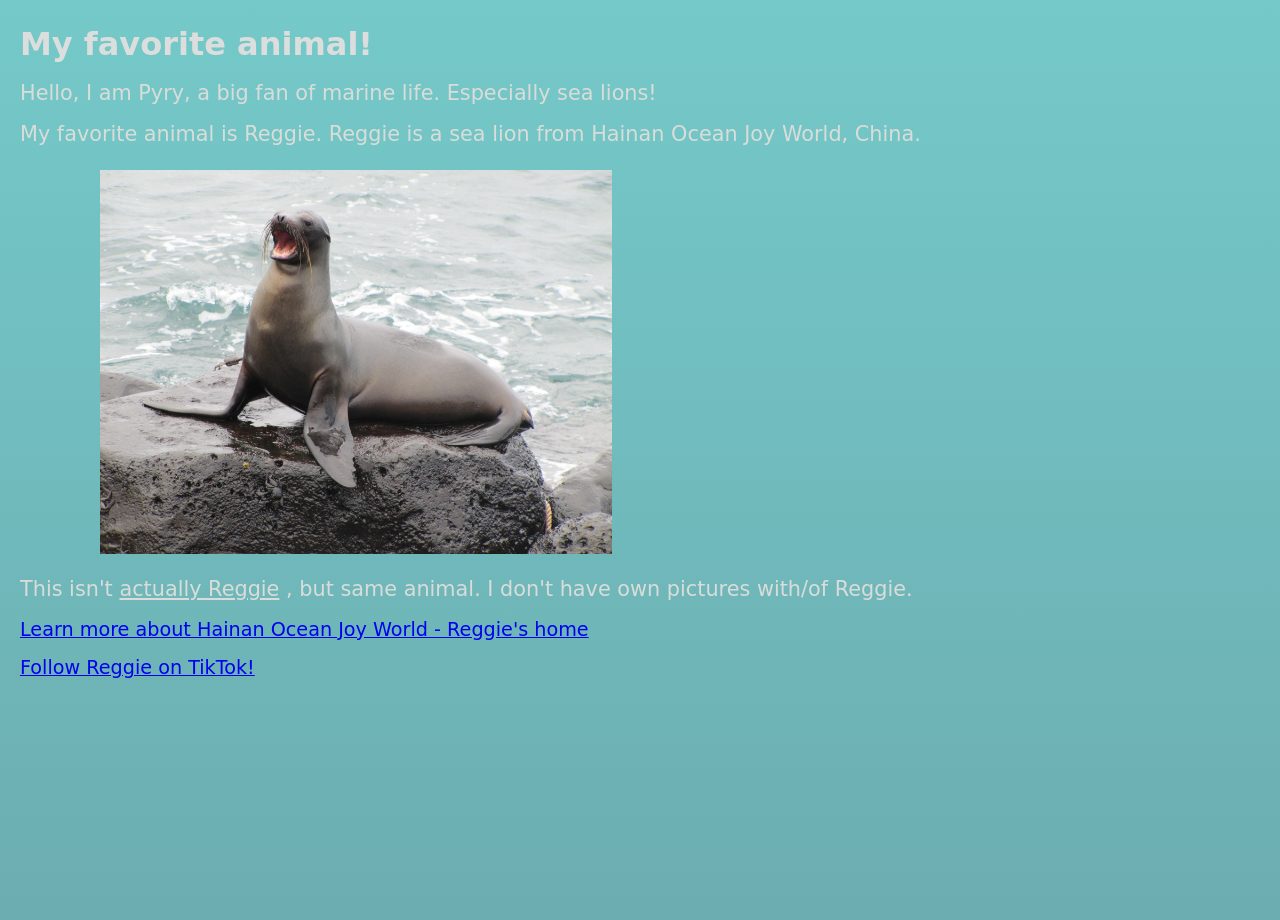
<file: Workshop1/index.html>
<!DOCTYPE html>
<html lang="en">
<head>
    <meta charset="UTF-8">
    <meta name="viewport" content="width=device-width, initial-scale=1.0">
    <title>My Favorite Animal</title>
    <link rel="stylesheet" href="styles/main.css" />
    <link
      rel="icon"
      type="image/x-icon"
      href="../Workshop1/img/icon.png"
    />
</head>
<body>
    <h1>My favorite animal!</h1>
    <p>Hello, I am Pyry, a big fan of marine life. Especially sea lions!</p>
    <p>My favorite animal is Reggie. Reggie is a sea lion from Hainan Ocean Joy World, China.</p>
    <img 
        src="../Workshop1/img/lion-of-the-sea.jpg"
        alt="Sealion on the rocks"
        class="img1"
    />
    <p>This isn't <u>actually Reggie</u> , but same animal. I don't have own pictures with/of Reggie.</p>
    <a href="https://en.wikipedia.org/wiki/Hainan_R%26F_Ocean_Paradise" target="_blank">Learn more about Hainan Ocean Joy World - Reggie's home</a>
    <a href="https://www.tiktok.com/@sealionreggie" target="_blank">Follow Reggie on TikTok!</a>
    <br>
</body>
</html>
</file>
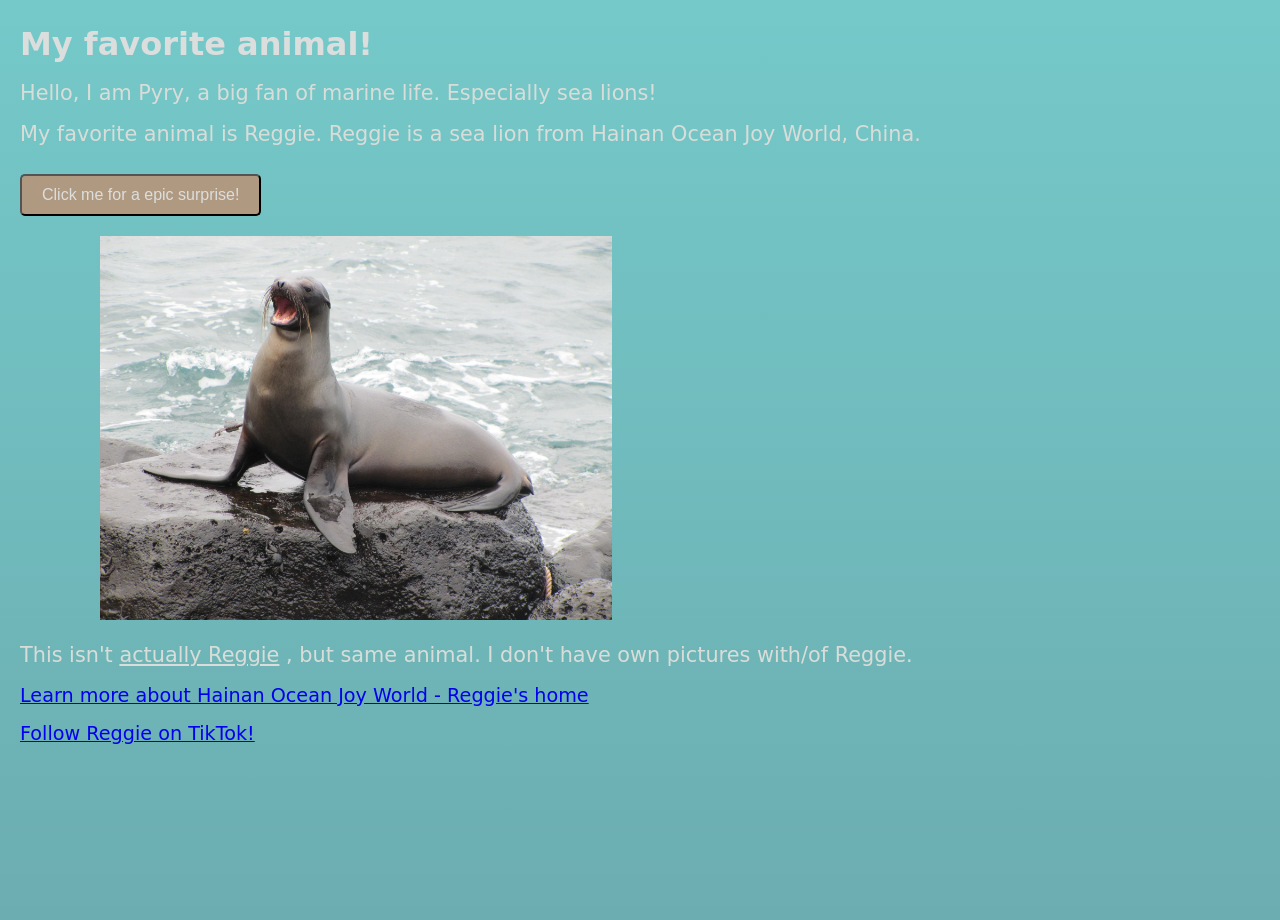
<file: Workshop2/index.html>
<!DOCTYPE html>
<html lang="en">
<head>
    <meta charset="UTF-8">
    <meta name="viewport" content="width=device-width, initial-scale=1.0">
    <title>My Favorite Animal</title>
    <link rel="stylesheet" href="styles/main.css" />
    <link
      rel="icon"
      type="image/x-icon"
      href="../Workshop2/img/icon.png"
    />
</head>
<body>
    <h1>My favorite animal!</h1>
    <p>Hello, I am Pyry, a big fan of marine life. Especially sea lions!</p>
    <p>My favorite animal is Reggie. Reggie is a sea lion from Hainan Ocean Joy World, China.</p>
    <br>
    <button onclick="clicked()">Click me for a epic surprise!</button>
    <img 
        src="../Workshop2/img/lion-of-the-sea.jpg"
        alt="Sealion on the rocks"
        class="img1"
    />
    <p>This isn't <u>actually Reggie</u> , but same animal. I don't have own pictures with/of Reggie.</p>
    <a href="https://en.wikipedia.org/wiki/Hainan_R%26F_Ocean_Paradise" target="_blank">Learn more about Hainan Ocean Joy World - Reggie's home</a>
    <a href="https://www.tiktok.com/@sealionreggie" target="_blank">Follow Reggie on TikTok!</a>
    <br>
    <script src="js/script.js" defer></script>
</body>
</html>
</file>
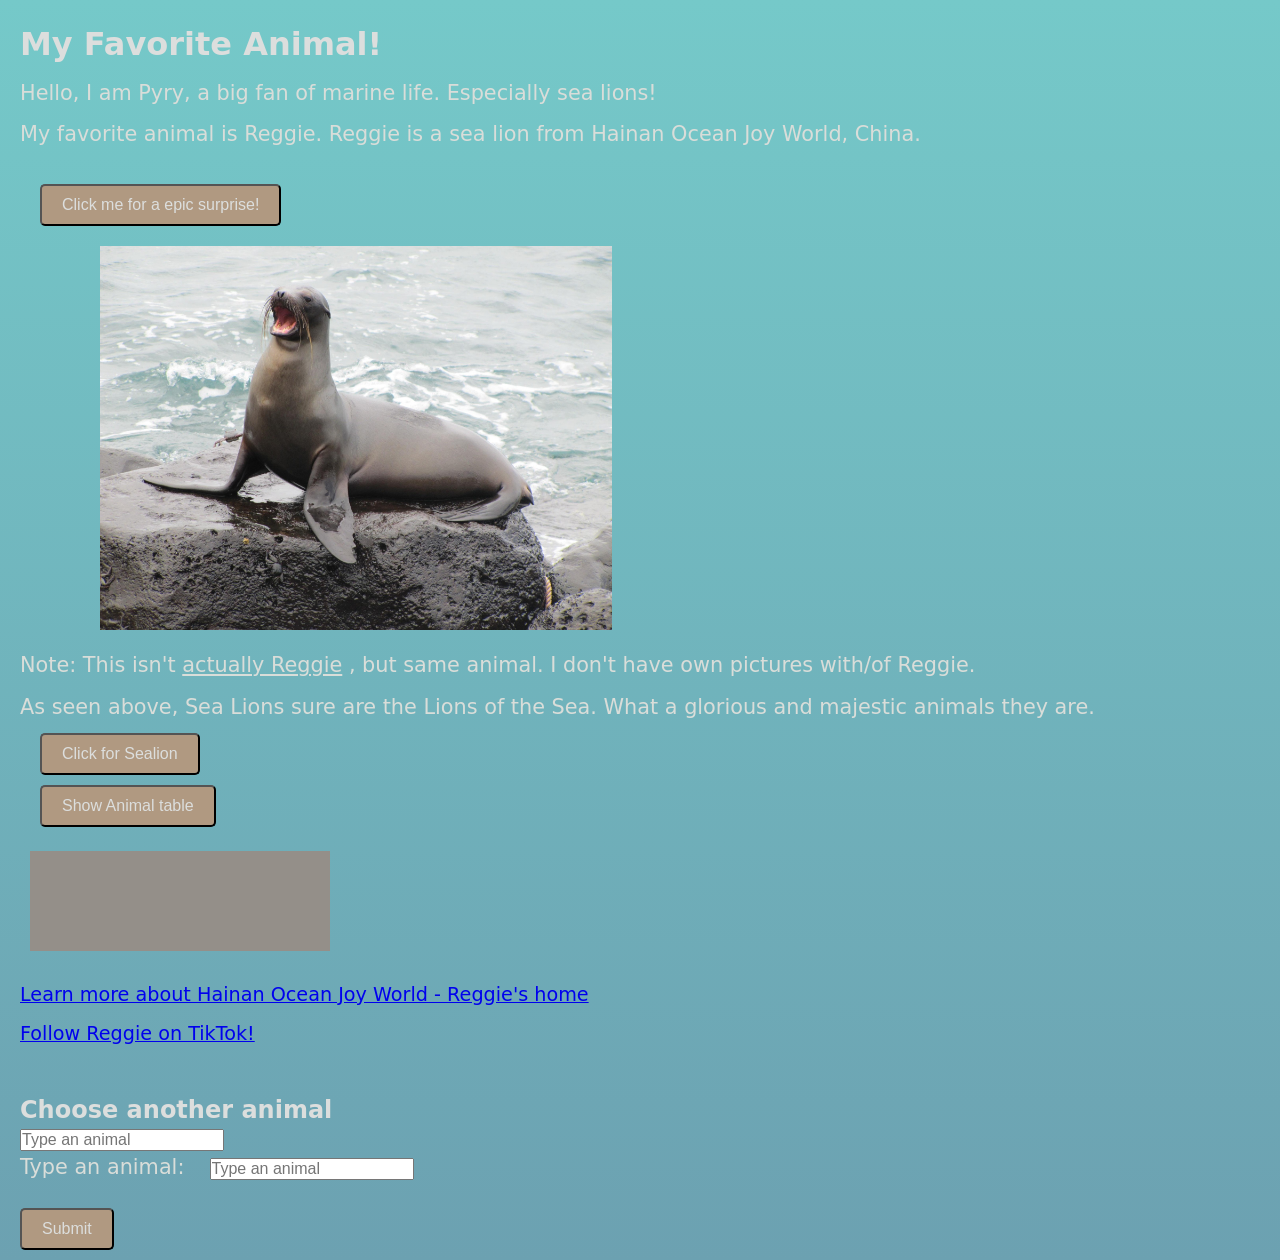
<file: Workshop3/index.html>
<!DOCTYPE html>
<html lang="en">
<head>
    <meta charset="UTF-8">
    <meta name="viewport" content="width=device-width, initial-scale=1.0">
    <title>My Favorite Animal</title>
    <link rel="stylesheet" href="styles/main.css" />
    <link
      rel="icon"
      type="image/x-icon"
      href="../Workshop3/img/icon.png"
    />
</head>
<body>
    <h1 id="animaltitle">My Favorite Animal!</h1>
    <!-- <h1>My favorite animal!</h1> -->
    <p>Hello, I am Pyry, a big fan of marine life. Especially sea lions!</p>
    <p>My favorite animal is Reggie. Reggie is a sea lion from Hainan Ocean Joy World, China.</p>
    <br>
    <p><button onclick="clicked()">Click me for a epic surprise!</button></p>
    <img 
        src="../Workshop3/img/lion-of-the-sea.jpg"
        alt="Sealion on the rocks"
        class="img1"
    />
    <p>Note: This isn't <u>actually Reggie</u> , but same animal. I don't have own pictures with/of Reggie.</p>
    <p>As seen above, Sea Lions sure are the Lions of the Sea. What a glorious and majestic animals they are.</p>
    <p><button id="button1"> Click for Sealion</button></p>
    <p><button id="tablebutton">Show Animal table</button></p>
    <div id="tableContainer"></div>
    <br>
    <div class="mousetrap" id="mousetrap"></div>
    <br>
    <br>
    <br>
    <br>
    <br>
    <a href="https://en.wikipedia.org/wiki/Hainan_R%26F_Ocean_Paradise" target="_blank">Learn more about Hainan Ocean Joy World - Reggie's home</a>
    <a href="https://www.tiktok.com/@sealionreggie" target="_blank">Follow Reggie on TikTok!</a>
    <br>
    <h2>Choose another animal</h2>
        <input id="animalinput" type="text" placeholder="Type an animal">

        <form id="animalform">
            <label for="animalInput">Type an animal:</label>
            <input type="animalinput" type="text" placeholder="Type an animal">
            <br>
            <br>
            <button type="submit">Submit</button>
        </form>
        <p id="animaloutput"></p>
    <script src="js/script.js" defer></script>
    <script src="js/animal-script.js" defer></script>
</body>
</html>
</file>
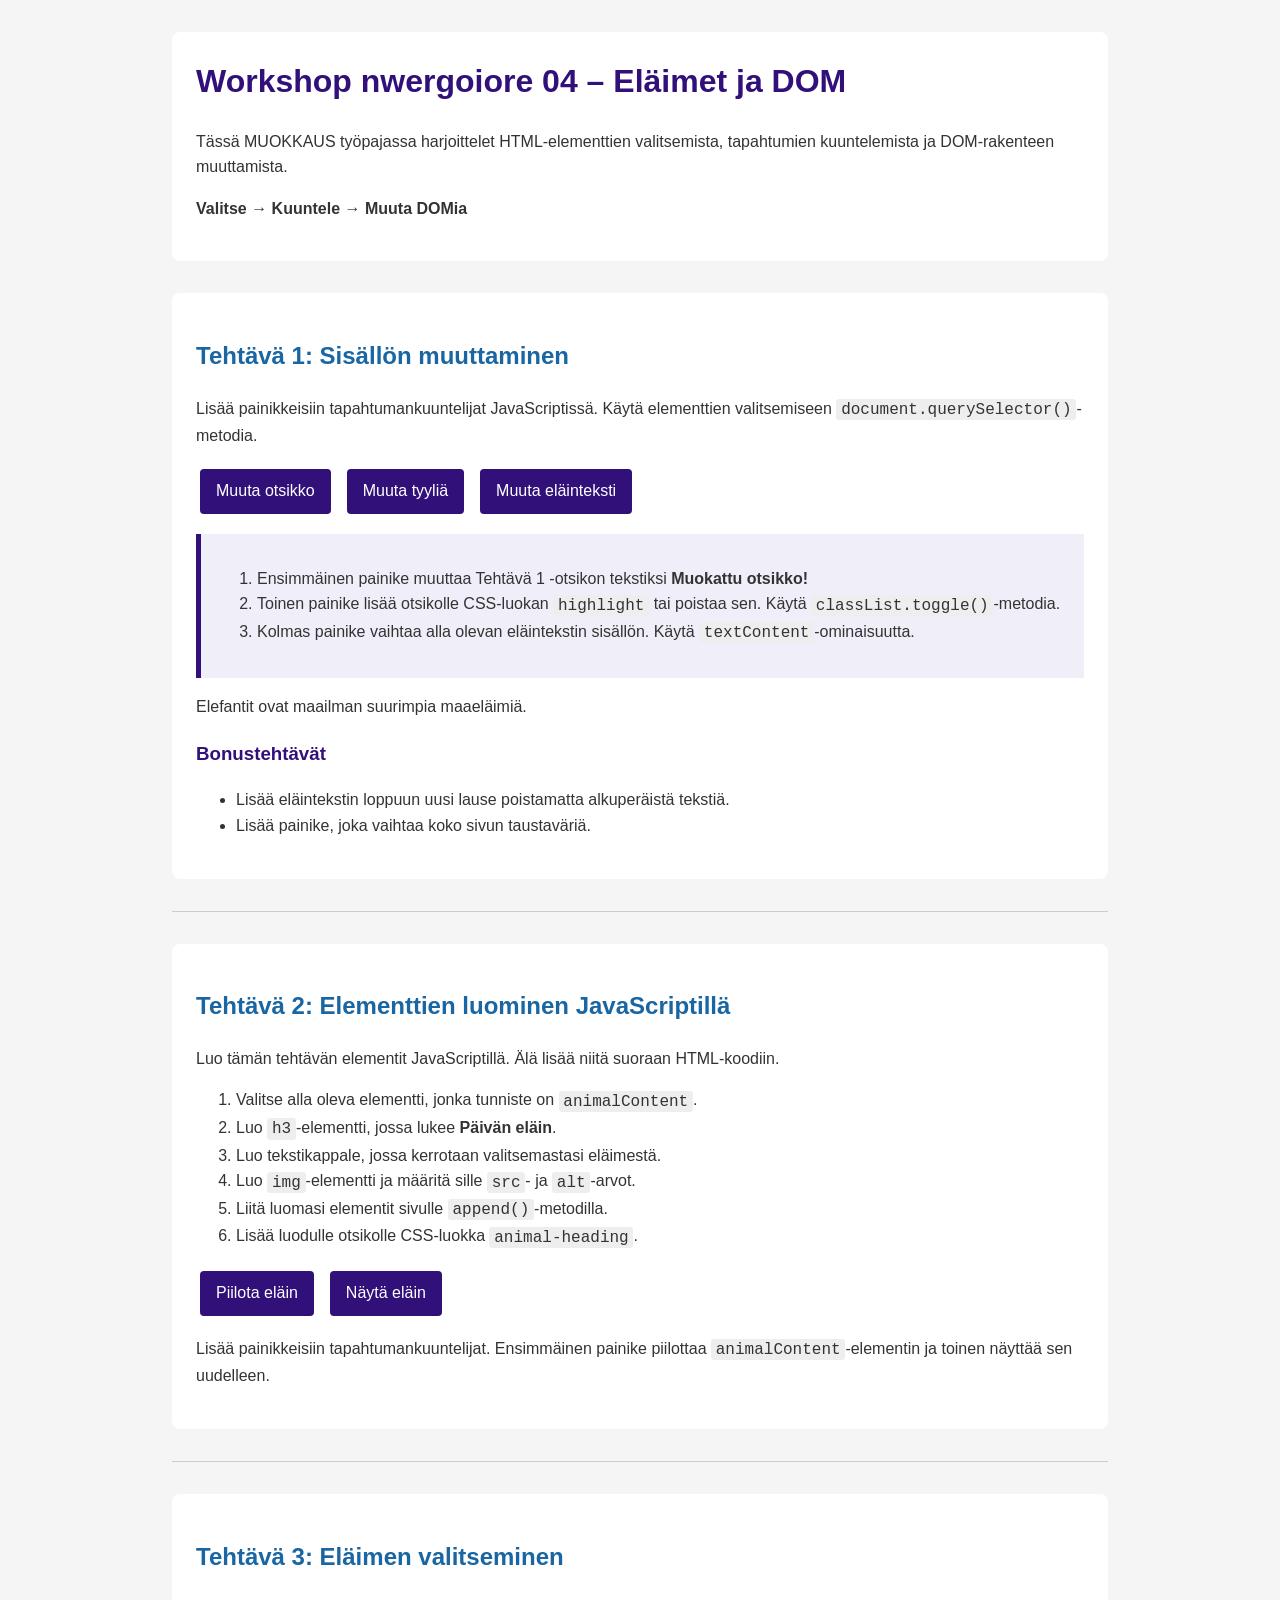
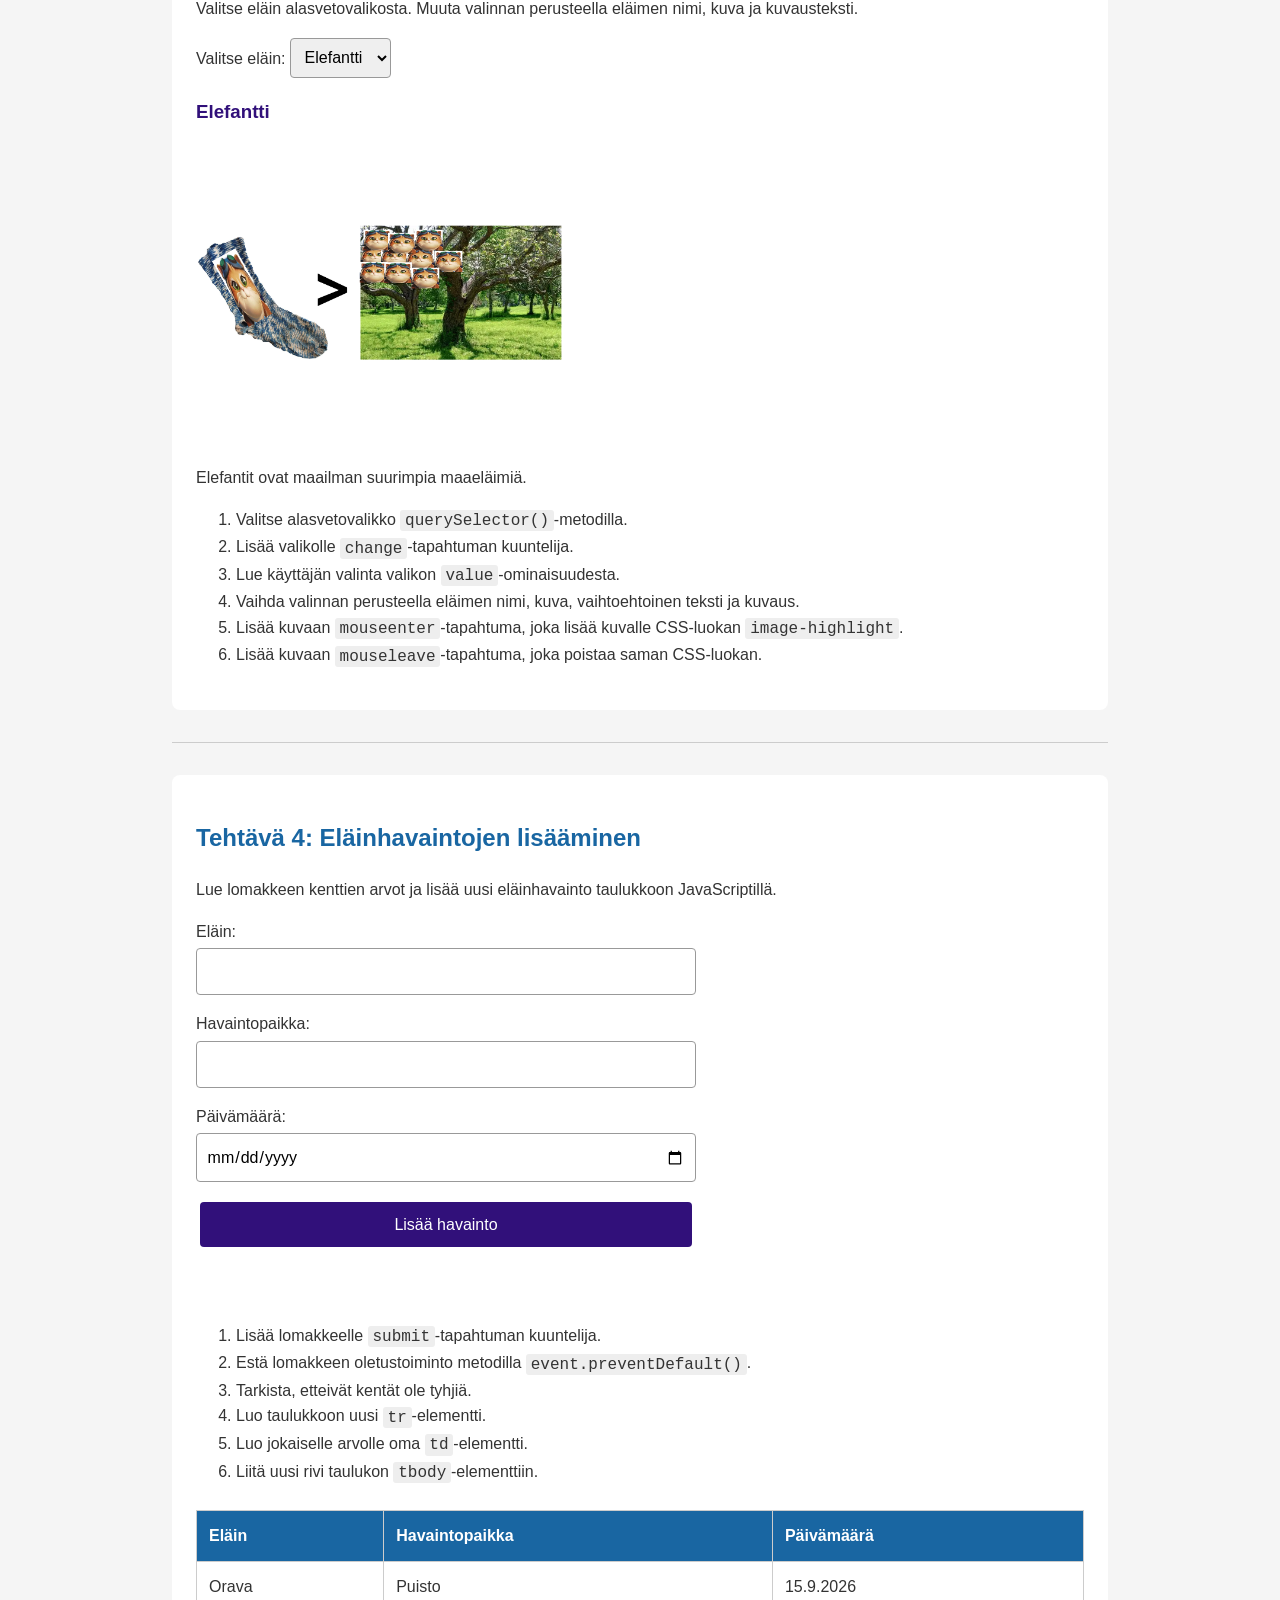
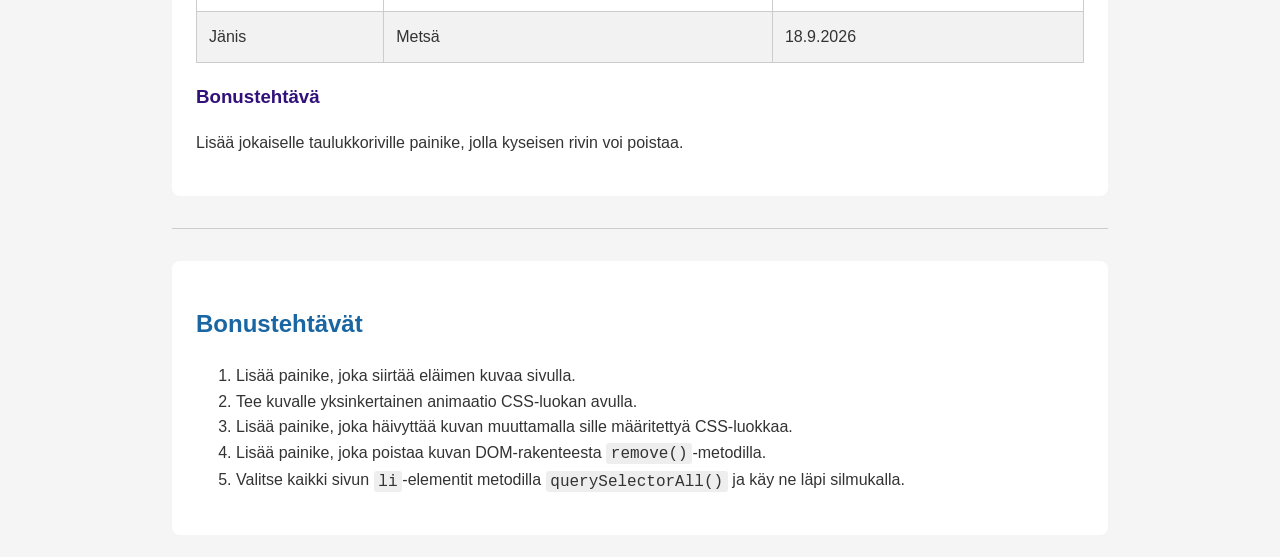
<file: Workshop4/index.html>
<!DOCTYPE html>
<html lang="fi">

<head>
    <meta charset="UTF-8">
    <meta name="viewport" content="width=device-width, initial-scale=1.0">

    <title>Workshop 04 – DOM-H(FHE()HE)(H</title>

    <link rel="stylesheet" href="style.css">
    <script src="script.js" defer></script>
</head>

<body>
    <header>
        <h1 id="mainHeading">Workshop nwergoiore 04 – Eläimet ja DOM</h1>

        <p>
            Tässä MUOKKAUS työpajassa harjoittelet HTML-elementtien valitsemista,
            tapahtumien kuuntelemista ja DOM-rakenteen muuttamista.
        </p>

        <p>
            <strong>Valitse → Kuuntele → Muuta DOMia</strong>
        </p>
    </header>

    <main>
        <!-- TEHTÄVÄ 1 -->
        <section>
            <h2 id="taskOneHeading">Tehtävä 1: Sisällön muuttaminen</h2>

            <p>
                Lisää painikkeisiin tapahtumankuuntelijat JavaScriptissä.
                Käytä elementtien valitsemiseen
                <code>document.querySelector()</code>-metodia.
            </p>

            <div class="buttons">
                <button id="changeHeadingButton">
                    Muuta otsikko
                </button>

                <button id="changeStyleButton">
                    Muuta tyyliä
                </button>

                <button id="changeTextButton">
                    Muuta eläinteksti
                </button>
            </div>

            <div class="instructions">
                <ol>
                    <li>
                        Ensimmäinen painike muuttaa Tehtävä 1 -otsikon tekstiksi
                        <strong>Muokattu otsikko!</strong>
                    </li>

                    <li>
                        Toinen painike lisää otsikolle CSS-luokan
                        <code>highlight</code> tai poistaa sen.
                        Käytä <code>classList.toggle()</code>-metodia.
                    </li>

                    <li>
                        Kolmas painike vaihtaa alla olevan eläintekstin sisällön.
                        Käytä <code>textContent</code>-ominaisuutta.
                    </li>
                </ol>
            </div>

            <p id="animalText">
                Elefantit ovat maailman suurimpia maaeläimiä.
            </p>

            <h3>Bonustehtävät</h3>

            <ul>
                <li>
                    Lisää eläintekstin loppuun uusi lause poistamatta
                    alkuperäistä tekstiä.
                </li>

                <li>
                    Lisää painike, joka vaihtaa koko sivun taustaväriä.
                </li>
            </ul>
        </section>

        <hr>

        <!-- TEHTÄVÄ 2 -->
        <section>
            <h2>Tehtävä 2: Elementtien luominen JavaScriptillä</h2>

            <p>
                Luo tämän tehtävän elementit JavaScriptillä. Älä lisää niitä
                suoraan HTML-koodiin.
            </p>

            <ol>
                <li>
                    Valitse alla oleva elementti, jonka tunniste on
                    <code>animalContent</code>.
                </li>

                <li>
                    Luo <code>h3</code>-elementti, jossa lukee
                    <strong>Päivän eläin</strong>.
                </li>

                <li>
                    Luo tekstikappale, jossa kerrotaan valitsemastasi eläimestä.
                </li>

                <li>
                    Luo <code>img</code>-elementti ja määritä sille
                    <code>src</code>- ja <code>alt</code>-arvot.
                </li>

                <li>
                    Liitä luomasi elementit sivulle
                    <code>append()</code>-metodilla.
                </li>

                <li>
                    Lisää luodulle otsikolle CSS-luokka
                    <code>animal-heading</code>.
                </li>
            </ol>

            <div id="animalContent"></div>

            <div class="buttons">
                <button id="hideAnimalButton">
                    Piilota eläin
                </button>

                <button id="showAnimalButton">
                    Näytä eläin
                </button>
            </div>

            <p>
                Lisää painikkeisiin tapahtumankuuntelijat. Ensimmäinen painike
                piilottaa <code>animalContent</code>-elementin ja toinen näyttää
                sen uudelleen.
            </p>
        </section>

        <hr>

        <!-- TEHTÄVÄ 3 -->
        <section>
            <h2>Tehtävä 3: Eläimen valitseminen</h2>

            <p>
                Valitse eläin alasvetovalikosta. Muuta valinnan perusteella
                eläimen nimi, kuva ja kuvausteksti.
            </p>

            <label for="animalSelect">Valitse eläin:</label>

            <select id="animalSelect">
                <option value="elephant">Elefantti</option>
                <option value="tiger">Tiikeri</option>
                <option value="penguin">Pingviini</option>
                <option value="panda">Panda</option>
            </select>

            <article id="selectedAnimal">
                <h3 id="animalName">Elefantti</h3>

                <img
                    id="animalImage"
                    src="images/elephant.png"
                    alt="Elefantti"
                >

                <p id="animalDescription">
                    Elefantit ovat maailman suurimpia maaeläimiä.
                </p>
            </article>

            <ol>
                <li>
                    Valitse alasvetovalikko
                    <code>querySelector()</code>-metodilla.
                </li>

                <li>
                    Lisää valikolle <code>change</code>-tapahtuman kuuntelija.
                </li>

                <li>
                    Lue käyttäjän valinta valikon
                    <code>value</code>-ominaisuudesta.
                </li>

                <li>
                    Vaihda valinnan perusteella eläimen nimi, kuva,
                    vaihtoehtoinen teksti ja kuvaus.
                </li>

                <li>
                    Lisää kuvaan <code>mouseenter</code>-tapahtuma, joka lisää
                    kuvalle CSS-luokan <code>image-highlight</code>.
                </li>

                <li>
                    Lisää kuvaan <code>mouseleave</code>-tapahtuma, joka poistaa
                    saman CSS-luokan.
                </li>
            </ol>
        </section>

        <hr>

        <!-- TEHTÄVÄ 4 -->
        <section>
            <h2>Tehtävä 4: Eläinhavaintojen lisääminen</h2>

            <p>
                Lue lomakkeen kenttien arvot ja lisää uusi eläinhavainto
                taulukkoon JavaScriptillä.
            </p>

            <form id="animalForm">
                <div>
                    <label for="observationAnimal">Eläin:</label>

                    <input
                        type="text"
                        id="observationAnimal"
                        name="observationAnimal"
                    >
                </div>
                <div>
                    <label for="observationLocation">Havaintopaikka:</label>

                    <input
                        type="text"
                        id="observationLocation"
                        name="observationLocation"
                    >
                </div>
                <div>
                    <label for="observationDate">Päivämäärä:</label>

                    <input
                        type="date"
                        id="observationDate"
                        name="observationDate"
                    >
                </div>
                <button type="submit">
                    Lisää havainto
                </button>
                <h2 id="output"></h2>
            </form>

            <ol>
                <li>
                    Lisää lomakkeelle <code>submit</code>-tapahtuman kuuntelija.
                </li>

                <li>
                    Estä lomakkeen oletustoiminto metodilla
                    <code>event.preventDefault()</code>.
                </li>

                <li>
                    Tarkista, etteivät kentät ole tyhjiä.
                </li>

                <li>
                    Luo taulukkoon uusi <code>tr</code>-elementti.
                </li>

                <li>
                    Luo jokaiselle arvolle oma <code>td</code>-elementti.
                </li>

                <li>
                    Liitä uusi rivi taulukon <code>tbody</code>-elementtiin.
                </li>
            </ol>

            <table id="observationTable">
                <thead>
                    <tr>
                        <th>Eläin</th>
                        <th>Havaintopaikka</th>
                        <th>Päivämäärä</th>
                    </tr>
                </thead>

                <tbody id="observationTableBody">
                    <tr>
                        <td>Orava</td>
                        <td>Puisto</td>
                        <td>15.9.2026</td>
                    </tr>

                    <tr>
                        <td>Jänis</td>
                        <td>Metsä</td>
                        <td>18.9.2026</td>
                    </tr>
                </tbody>
            </table>

            <h3>Bonustehtävä</h3>

            <p>
                Lisää jokaiselle taulukkoriville painike, jolla kyseisen rivin
                voi poistaa.
            </p>
        </section>

        <hr>

        <!-- BONUSTEHTÄVÄT -->
        <section>
            <h2>Bonustehtävät</h2>

            <ol>
                <li>
                    Lisää painike, joka siirtää eläimen kuvaa sivulla.
                </li>

                <li>
                    Tee kuvalle yksinkertainen animaatio CSS-luokan avulla.
                </li>

                <li>
                    Lisää painike, joka häivyttää kuvan muuttamalla sille
                    määritettyä CSS-luokkaa.
                </li>

                <li>
                    Lisää painike, joka poistaa kuvan DOM-rakenteesta
                    <code>remove()</code>-metodilla.
                </li>

                <li>
                    Valitse kaikki sivun <code>li</code>-elementit metodilla
                    <code>querySelectorAll()</code> ja käy ne läpi silmukalla.
                </li>
            </ol>
        </section>
    </main>
</body>

</html>
</file>
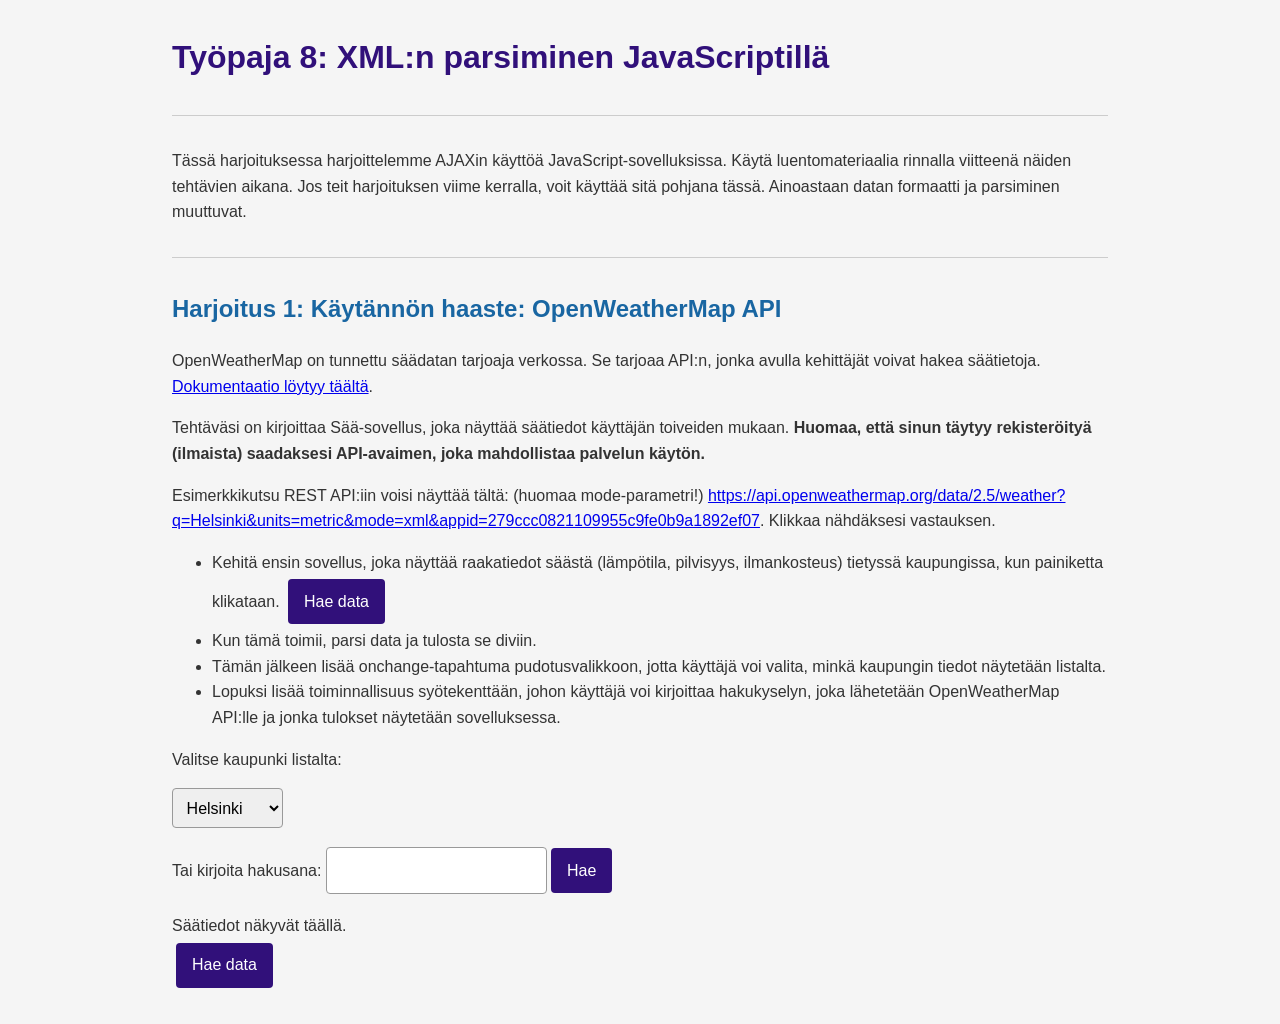
<file: Workshop8/index.html>
<!DOCTYPE html>
<HTML lang="fi">

<head>
    <meta charset="utf-8">
    <title>Työpaja 8</title>
    <link rel="stylesheet" href="style.css">
     <!--This is a comment. Comments are not displayed in the browser-->
    <!--defer odottaa, että HTML on luettu ennen JavaScriptin suorittamista.-->
    <script src="script.js" defer></script>
</head>

<body class="ws8">
    <h1>Työpaja 8: XML:n parsiminen JavaScriptillä</h1>
    <hr />
    <p>Tässä harjoituksessa harjoittelemme AJAXin käyttöä JavaScript-sovelluksissa. Käytä luentomateriaalia rinnalla
        viitteenä näiden tehtävien aikana. Jos teit harjoituksen viime kerralla, voit käyttää sitä pohjana tässä.
        Ainoastaan datan formaatti ja parsiminen muuttuvat.</p>

    <hr />
    <h2>Harjoitus 1: Käytännön haaste: OpenWeatherMap API</h2>

    <p>OpenWeatherMap on tunnettu säädatan tarjoaja verkossa. Se tarjoaa API:n, jonka avulla kehittäjät voivat hakea
        säätietoja. <a href="https://openweathermap.org/api">Dokumentaatio löytyy täältä</a>.</p>
    <p>Tehtäväsi on kirjoittaa Sää-sovellus, joka näyttää säätiedot käyttäjän toiveiden mukaan. <b>Huomaa, että sinun
            täytyy rekisteröityä (ilmaista) saadaksesi API-avaimen, joka mahdollistaa palvelun käytön.</b></p>

    <p>Esimerkkikutsu REST API:iin voisi näyttää tältä: (huomaa mode-parametri!) <a
            href="https://api.openweathermap.org/data/2.5/weather?q=Helsinki&units=metric&mode=xml&appid=279ccc0821109955c9fe0b9a1892ef07">https://api.openweathermap.org/data/2.5/weather?q=Helsinki&units=metric&mode=xml&appid=279ccc0821109955c9fe0b9a1892ef07</a>.
        Klikkaa nähdäksesi vastauksen.</p>
    <ul>
        <li>Kehitä ensin sovellus, joka näyttää raakatiedot säästä (lämpötila, pilvisyys, ilmankosteus) tietyssä
            kaupungissa, kun painiketta klikataan. <button>Hae data</button></li>
        <li>Kun tämä toimii, parsi data ja tulosta se diviin.</li>
        <li>Tämän jälkeen lisää onchange-tapahtuma pudotusvalikkoon, jotta käyttäjä voi valita, minkä kaupungin tiedot
            näytetään listalta.</li>
        <li>Lopuksi lisää toiminnallisuus syötekenttään, johon käyttäjä voi kirjoittaa hakukyselyn, joka lähetetään
            OpenWeatherMap API:lle ja jonka tulokset näytetään sovelluksessa.</li>
    </ul>
    <p>Valitse kaupunki listalta:</p>
    <select name="mySelect" id="city" onchange="">
        <option value="Helsinki">Helsinki</option>
        <option value="Stockholm">Tukholma</option>
        <option value="Rome">Rooma</option>
        <option value="New York">New York</option>
    </select>
    <p>Tai kirjoita hakusana: <input id="citysearch" /><button id="search">Hae</button></p>
    <div id="weatherdata">Säätiedot näkyvät täällä.</div>

    <!--This is a comment. Comments are not displayed in the browser-->
    <button id="fetchWeather">Hae data</button>

</body>

</html>
</file>
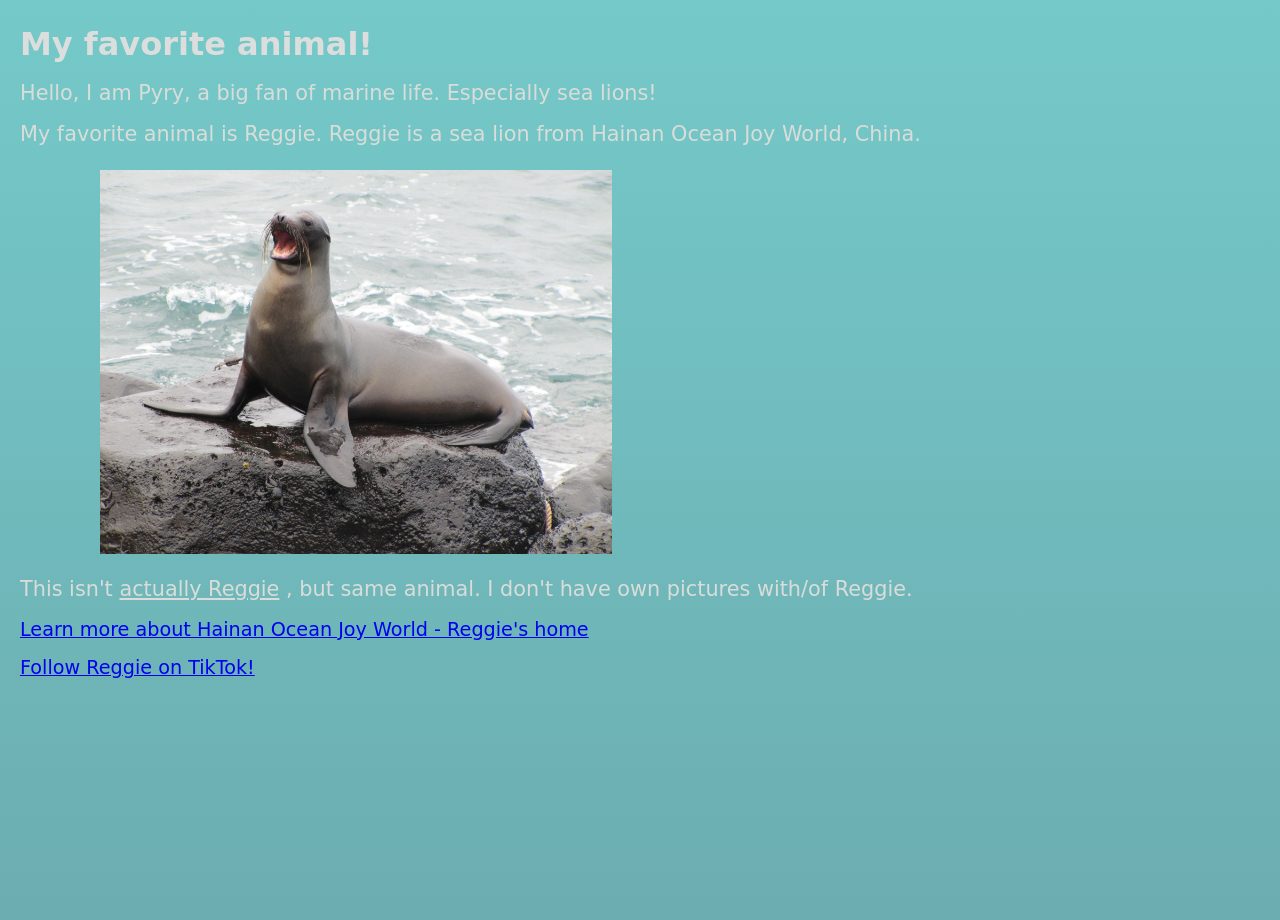
<file: WS_1/index.html>
<!DOCTYPE html>
<html lang="en">
<head>
    <meta charset="UTF-8">
    <meta name="viewport" content="width=device-width, initial-scale=1.0">
    <title>My Favorite Animal</title>
    <link rel="stylesheet" href="styles/main.css" />
    <link
      rel="icon"
      type="image/x-icon"
      href="../WS_1/img/icon.png"
    />
</head>
<body>
    <h1>My favorite animal!</h1>
    <p>Hello, I am Pyry, a big fan of marine life. Especially sea lions!</p>
    <p>My favorite animal is Reggie. Reggie is a sea lion from Hainan Ocean Joy World, China.</p>
    <img 
        src="../WS_1/img/lion-of-the-sea.jpg"
        alt="Sealion on the rocks"
        class="img1"
    />
    <p>This isn't <u>actually Reggie</u> , but same animal. I don't have own pictures with/of Reggie.</p>
    <a href="https://en.wikipedia.org/wiki/Hainan_R%26F_Ocean_Paradise" target="_blank">Learn more about Hainan Ocean Joy World - Reggie's home</a>
    <a href="https://www.tiktok.com/@sealionreggie" target="_blank">Follow Reggie on TikTok!</a>
    <br>
</body>
</html>
</file>
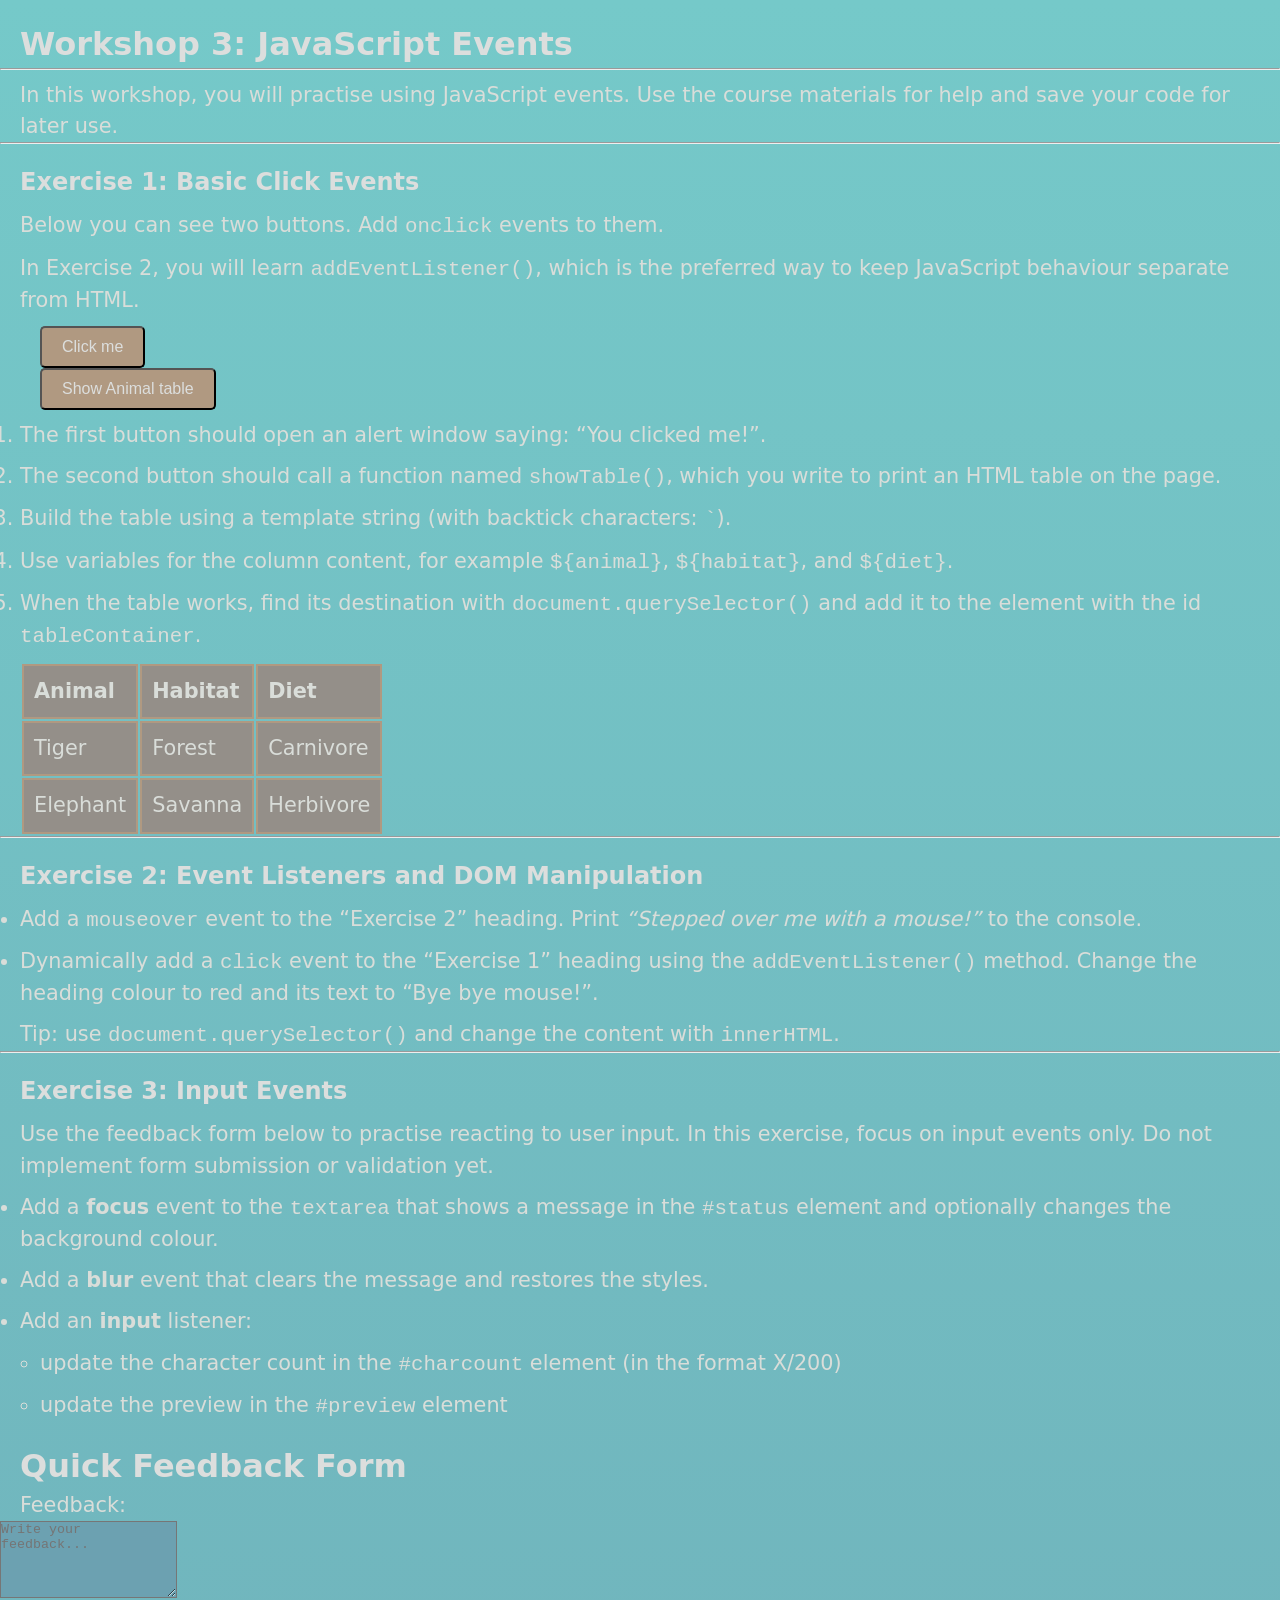
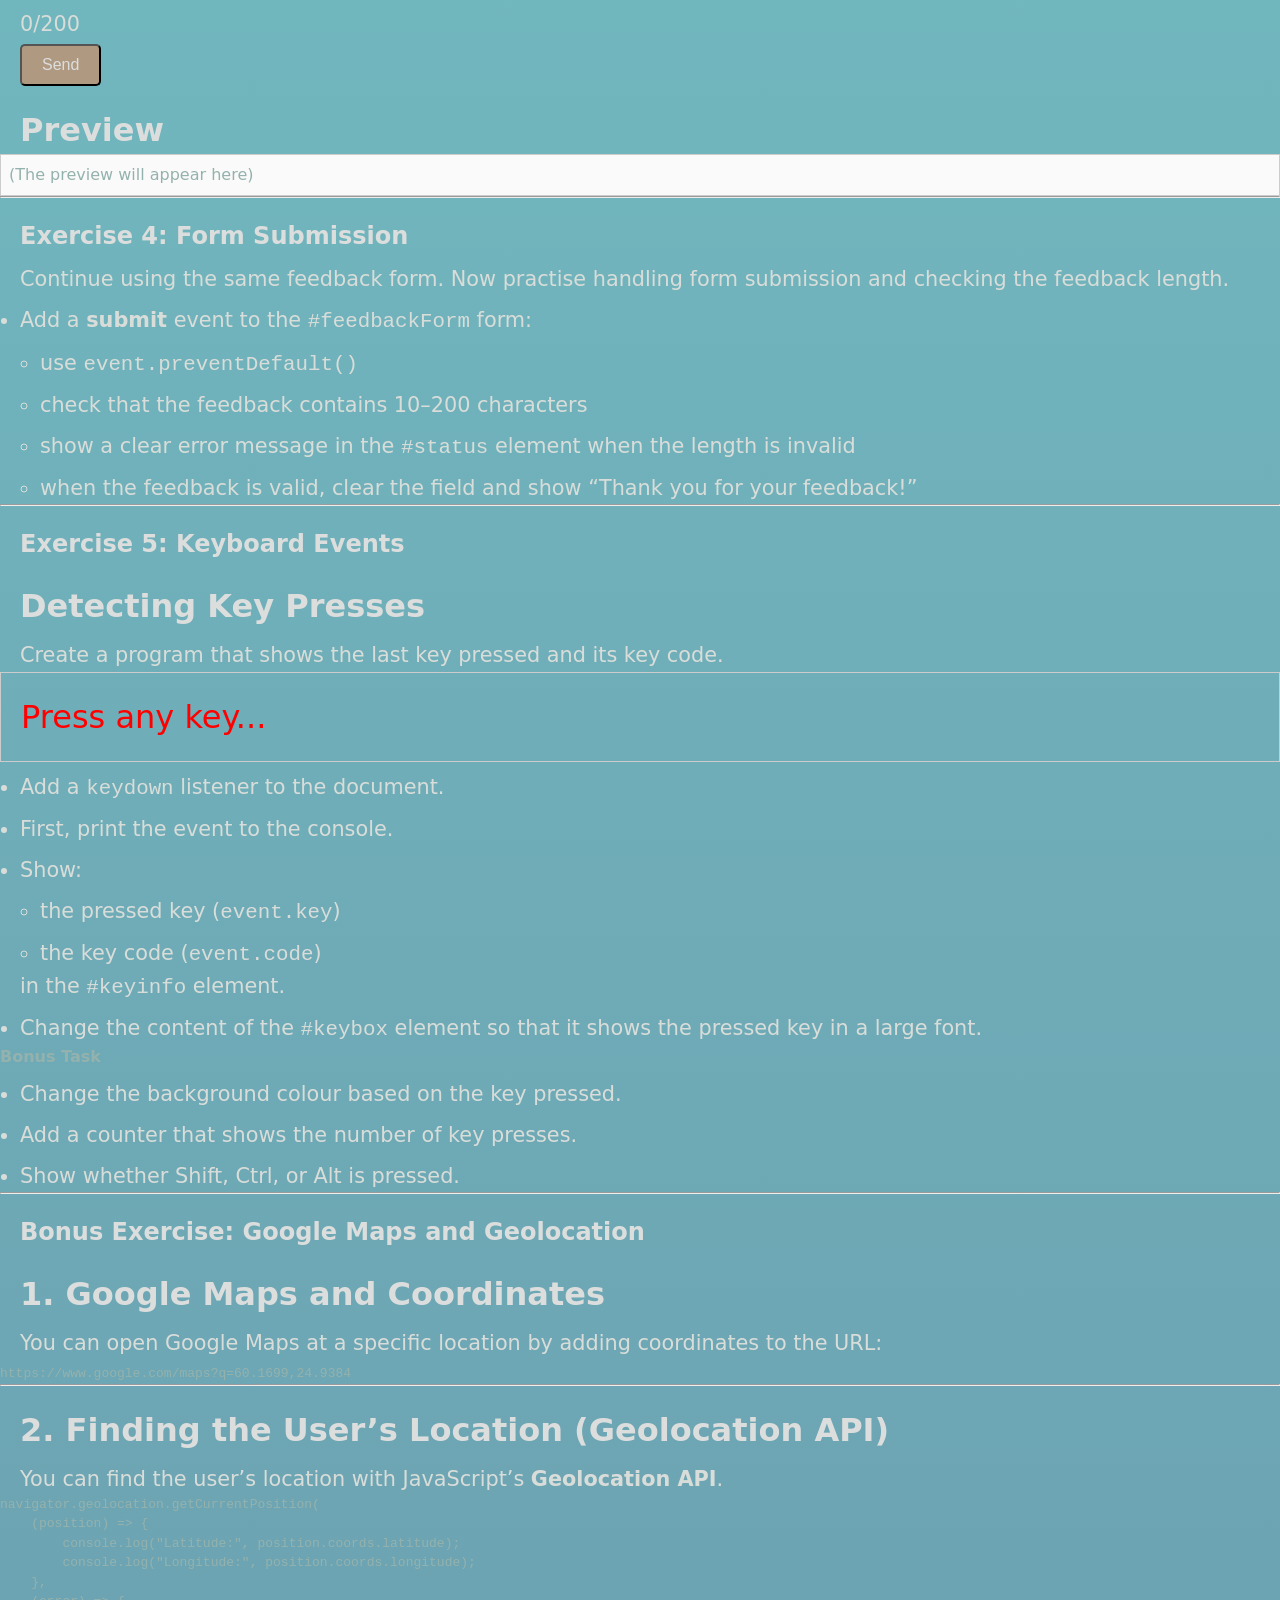
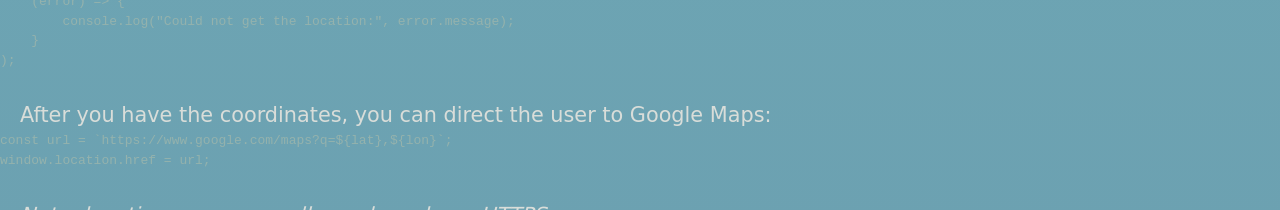
<file: Workshop3/workshop3-malli.html>
<!DOCTYPE html>
<html lang="en">
<head>
    <meta charset="utf-8">
    <title>Workshop 3</title>
    <link rel="stylesheet" href="styles/main.css">
</head>

<body class="ws3">
    <h1>Workshop 3: JavaScript Events</h1>
    <hr>
    <p>
        In this workshop, you will practise using JavaScript events.
        Use the course materials for help and save your code for later use.
    </p>
    <hr>

    <!-- Exercise 1 -->
    <h2 id="mousekill">Exercise 1: Basic Click Events</h2>
    <p>Below you can see two buttons. Add <code>onclick</code> events to them.</p>
    <p>In Exercise 2, you will learn <code>addEventListener()</code>, which is the preferred way to keep JavaScript behaviour separate from HTML.</p>

    <p>
        <button id="button1">Click me</button>
        <button id="tablebutton">Show Animal table</button>
    </p>

    <div id="tableContainer"></div>

    <ol>
        <li>The first button should open an alert window saying: “You clicked me!”.</li>
        <li>The second button should call a function named <code>showTable()</code>, which you write to print an HTML table on the page.</li>
        <li>Build the table using a template string (with backtick characters: <code>`</code>).</li>
        <li>Use variables for the column content, for example <code>${animal}</code>, <code>${habitat}</code>, and <code>${diet}</code>.</li>
        <li>When the table works, find its destination with <code>document.querySelector()</code> and add it to the element with the id <code>tableContainer</code>.</li>
    </ol>

    <table id="example" class="display">
        <thead>
            <tr>
                <th>Animal</th>
                <th>Habitat</th>
                <th>Diet</th>
            </tr>
        </thead>
        <tbody>
            <tr>
                <td>Tiger</td>
                <td>Forest</td>
                <td>Carnivore</td>
            </tr>
            <tr>
                <td>Elephant</td>
                <td>Savanna</td>
                <td>Herbivore</td>
            </tr>
        </tbody>
    </table>

    <hr>

    <!-- Exercise 2 -->
    <h2 id="mousetrap">Exercise 2: Event Listeners and DOM Manipulation</h2>
    <ul>
        <li>Add a <code>mouseover</code> event to the “Exercise 2” heading. Print <em>“Stepped over me with a mouse!”</em> to the console.</li>
        <li>Dynamically add a <code>click</code> event to the “Exercise 1” heading using the <code>addEventListener()</code> method. Change the heading colour to red and its text to “Bye bye mouse!”.</li>
    </ul>
    <p>Tip: use <code>document.querySelector()</code> and change the content with <code>innerHTML</code>.</p>

    <hr>

    <!-- Exercise 3 -->
    <h2>Exercise 3: Input Events</h2>
    <p>
        Use the feedback form below to practise reacting to user input.
        In this exercise, focus on input events only. Do not implement form submission or validation yet.
    </p>

    <ul>
        <li>Add a <strong>focus</strong> event to the <code>textarea</code> that shows a message in the <code>#status</code> element and optionally changes the background colour.</li>
        <li>Add a <strong>blur</strong> event that clears the message and restores the styles.</li>
        <li>Add an <strong>input</strong> listener:
            <ul>
                <li>update the character count in the <code>#charcount</code> element (in the format X/200)</li>
                <li>update the preview in the <code>#preview</code> element</li>
            </ul>
        </li>
    </ul>

    <h3>Quick Feedback Form</h3>

    <form id="feedbackForm" novalidate>
        <label for="feedback">Feedback:</label><br>
        <textarea id="feedback" placeholder="Write your feedback..." rows="5"></textarea><br>

        <div style="margin: 4px 0;">
            <span id="charcount">0/200</span>
            <span id="status" aria-live="polite" style="margin-left: 8px; color: #666;"></span>
        </div>

        <button id="sendBtn" type="submit">Send</button>
        <h2 id="output"></h2>
    </form>

    <h3>Preview</h3>
    <div id="preview" style="border: 1px solid #ccc; padding: 8px; min-height: 40px; background: #fafafa;">
        (The preview will appear here)
    </div>

    <hr>

    <!-- Exercise 4 -->
    <h2>Exercise 4: Form Submission</h2>
    <p>
        Continue using the same feedback form. Now practise handling form submission and checking the feedback length.
    </p>

    <ul>
        <li>Add a <strong>submit</strong> event to the <code>#feedbackForm</code> form:
            <ul>
                <li>use <code>event.preventDefault()</code></li>
                <li>check that the feedback contains 10–200 characters</li>
                <li>show a clear error message in the <code>#status</code> element when the length is invalid</li>
                <li>when the feedback is valid, clear the field and show “Thank you for your feedback!”</li>
            </ul>
        </li>
    </ul>

    <hr>

    <!-- Exercise 5 -->
    <h2>Exercise 5: Keyboard Events</h2>

    <h3>Detecting Key Presses</h3>

    <p>
        Create a program that shows the last key pressed and its key code.
    </p>

    <div id="keybox" style="padding: 20px; border: 1px solid #ccc; font-size: 2em; color: red">
        Press any key...
    </div>

    <p id="keyinfo"></p>

    <ul>
        <li>Add a <code>keydown</code> listener to the document.</li>
        <li>First, print the event to the console.</li>
        <li>Show:
            <ul>
                <li>the pressed key (<code>event.key</code>)</li>
                <li>the key code (<code>event.code</code>)</li>
            </ul>
            in the <code>#keyinfo</code> element.
        </li>
        <li>
            Change the content of the <code>#keybox</code> element so that it shows the pressed key in a large font.
        </li>
    </ul>

    <h4>Bonus Task</h4>
    <ul>
        <li>Change the background colour based on the key pressed.</li>
        <li>Add a counter that shows the number of key presses.</li>
        <li>Show whether Shift, Ctrl, or Alt is pressed.</li>
    </ul>

    <hr>

    <!-- Bonus Exercise -->
    <h2>Bonus Exercise: Google Maps and Geolocation</h2>

    <h3>1. Google Maps and Coordinates</h3>
    <p>
        You can open Google Maps at a specific location by adding coordinates to the URL:
    </p>
    <code>https://www.google.com/maps?q=60.1699,24.9384</code>

    <hr>

    <h3>2. Finding the User’s Location (Geolocation API)</h3>
    <p>
        You can find the user’s location with JavaScript’s <strong>Geolocation API</strong>.
    </p>

    <pre>
navigator.geolocation.getCurrentPosition(
    (position) => {
        console.log("Latitude:", position.coords.latitude);
        console.log("Longitude:", position.coords.longitude);
    },
    (error) => {
        console.log("Could not get the location:", error.message);
    }
);
    </pre>

    <p>After you have the coordinates, you can direct the user to Google Maps:</p>

    <pre>
const url = `https://www.google.com/maps?q=${lat},${lon}`;
window.location.href = url;
    </pre>

    <p><em>Note: location access usually works only on HTTPS pages.</em></p>
    
    
    <script src="js/animal-script.js" defer></script>
</body>
</html>
</file>
<file: Workshop1/styles/main.css>
:root {
  --meri: #DCDEDD;
  --meri2: #D9DDD9;
  --bg-1: #75C9C9;
  --bg-2: #6CADB1;
  --aqua: #94B2AD;
  --Reg-Ruskea: #B09981;
  --Reg-harmaa: #948F89;
  --Reg-Kivi: #BAB5AF;
  --max-width: 1000px;
  --container-padding: 20px;
  --font: system-ui, -apple-system, "Segoe UI", Roboto, "Helvetica Neue", Arial;
}
* {
  margin: 0;
  padding: 0;
  box-sizing: border-box;
}
body {
  font-family: var(--font);
  color: var(--aqua);
  background: linear-gradient(180deg, var(--bg-1) 0%, var(--bg-2) 100%);
  min-height: 100vh;
  line-height: 1.5;
}
h1 {
  font-size: 2rem;
  text-align: left;
  margin-top: 20px;
  margin-left: 20px;
  color: var(--meri);
}
p {
  font-size: 1.3rem;
  text-align: left;
  margin-top: 10px;
  margin-left: 20px;
  color: var(--meri2);
}
img {
  display: block;
  max-width: 100%;
  height: auto;
  margin: 20px auto;
  margin-left: 100px;
}
.img1 {
  display: block;
  max-width: 40%;
  height: auto;
  margin: 20px auto;
  margin-left: 100px;
}
a {
  display: block;
  font-size: 1.2rem;
  text-align: left;
  margin-top: 10px;
  margin-left: 20px;
}
u {
  text-decoration: underline;
}
</file>
<file: Workshop2/styles/main.css>
:root {
  --meri: #DCDEDD;
  --meri2: #D9DDD9;
  --bg-1: #75C9C9;
  --bg-2: #6CADB1;
  --aqua: #94B2AD;
  --Reg-Ruskea: #B09981;
  --Reg-harmaa: #948F89;
  --Reg-Kivi: #BAB5AF;
  --max-width: 1000px;
  --container-padding: 20px;
  --font: system-ui, -apple-system, "Segoe UI", Roboto, "Helvetica Neue", Arial;
}
* {
  margin: 0;
  padding: 0;
  box-sizing: border-box;
}
body {
  font-family: var(--font);
  color: var(--aqua);
  background: linear-gradient(180deg, var(--bg-1) 0%, var(--bg-2) 100%);
  min-height: 100vh;
  line-height: 1.5;
}
h1 {
  font-size: 2rem;
  text-align: left;
  margin-top: 20px;
  margin-left: 20px;
  color: var(--meri);
}
p {
  font-size: 1.3rem;
  text-align: left;
  margin-top: 10px;
  margin-left: 20px;
  color: var(--meri2);
}
img {
  display: block;
  max-width: 100%;
  height: auto;
  margin: 20px auto;
  margin-left: 100px;
}
.img1 {
  display: block;
  max-width: 40%;
  height: auto;
  margin: 20px auto;
  margin-left: 100px;
}
a {
  display: block;
  font-size: 1.2rem;
  text-align: left;
  margin-top: 10px;
  margin-left: 20px;
}
u {
  text-decoration: underline;
}
Button {
  display: block;
  padding: 10px 20px;
  font-size: 1rem;
  color: var(--meri);
  background-color: var(--Reg-Ruskea);
  border-radius: 5px;
  cursor: pointer;
  margin-left: 20px;
}
</file>
<file: Workshop3/styles/main.css>
:root {
  --meri: #DCDEDD;
  --meri2: #D9DDD9;
  --bg-1: #75C9C9;
  --bg-2: #6ca1b1;
  --aqua: #94B2AD;
  --Reg-Ruskea: #B09981;
  --Reg-harmaa: #948F89;
  --Reg-Kivi: #BAB5AF;
  --max-width: 1000px;
  --container-padding: 20px;
  --font: system-ui, -apple-system, "Segoe UI", Roboto, "Helvetica Neue", Arial;
}
* {
  margin: 0;
  padding: 0;
  box-sizing: border-box;
}
body {
  font-family: var(--font);
  color: var(--aqua);
  background: linear-gradient(180deg, var(--bg-1) 0%, var(--bg-2) 100%);
  min-height: 100vh;
  line-height: 1.5;
}
h1,
h2,
h3,
.keybox {
  font-size: 2rem;
  text-align: left;
  margin-top: 20px;
  margin-left: 20px;
  color: var(--meri);
}
h2 {
  font-size: 1.5rem;
}
input {
  font-size: 1rem;
  margin-left: 20px;
}
textarea{
  background-color: var(--bg-2);

}
p,
li,
table,
span,
label {
  font-size: 1.3rem;
  text-align: left;
  margin-top: 10px;
  margin-left: 20px;
  color: var(--meri2);
}
tr,
th,
td {
  border: 2px solid var(--Reg-Ruskea);
  padding: 10px;
}
th,
tr {
  background-color: var(--Reg-harmaa);
}
img {
  display: block;
  max-width: 100%;
  height: auto;
  margin: 20px auto;
  margin-left: 100px;
}
.img1 {
  display: block;
  max-width: 40%;
  height: auto;
  margin: 20px auto;
  margin-left: 100px;
}
a {
  display: block;
  font-size: 1.2rem;
  text-align: left;
  margin-top: 10px;
  margin-left: 20px;
}
u {
  text-decoration: underline;
}
Button {
  display: block;
  padding: 10px 20px;
  font-size: 1rem;
  color: var(--meri);
  background-color: var(--Reg-Ruskea);
  border-radius: 5px;
  cursor: pointer;
  margin-left: 20px;
}
.mousetrap {
  background-color: var(--Reg-harmaa);
  color: var(--meri);
  width: 300px;
  height: 100px;
  position: absolute;
  margin-left: 30px;
  text-align: center;
}
</file>
<file: Workshop4/style.css>
* {
    box-sizing: border-box;
}

body {
    max-width: 1000px;
    margin: 0 auto;
    padding: 2rem;

    font-family: "Trebuchet MS", Helvetica, sans-serif;
    line-height: 1.6;
    color: #333333;
    background-color: #f5f5f5;
}

header,
section {
    margin-bottom: 2rem;
    padding: 1.5rem;

    background-color: white;
    border-radius: 8px;
}

h1 {
    margin-top: 0;
    color: #31107a;
}

h2 {
    color: #1966a2;
}

h3 {
    color: #31107a;
}

hr {
    margin: 2rem 0;
    border: 0;
    border-top: 1px solid #cccccc;
}

button {
    margin: 0.25rem;
    padding: 0.6rem 1rem;

    font: inherit;
    color: white;
    background-color: #31107a;

    border: 0;
    border-radius: 4px;
    cursor: pointer;
}

button:hover {
    background-color: #5631a5;
}

button:focus-visible,
input:focus-visible,
select:focus-visible {
    outline: 3px solid #28a78e;
    outline-offset: 2px;
}

.buttons {
    display: flex;
    flex-wrap: wrap;
    gap: 0.5rem;
    margin: 1rem 0;
}

.instructions {
    padding: 1rem;
    background-color: #f0eef8;
    border-left: 5px solid #31107a;
}

code {
    padding: 0.1rem 0.3rem;
    font-family: Consolas, monospace;
    background-color: #eeeeee;
    border-radius: 3px;
}

.highlight {
    padding: 1rem;
    color: white;
    background-color: #31107a;
}

.animal-heading {
    color: #31107a;
    font-family: Arial, sans-serif;
}

.image-highlight {
    border: 6px solid #31107a;
}

#animalImage,
#animalContent img {
    display: block;
    width: 400px;
    max-width: 100%;
    height: auto;
    margin: 1rem 0;
}

form {
    display: grid;
    gap: 1rem;
    max-width: 500px;
    margin: 1rem 0;
}

form div {
    display: grid;
    gap: 0.25rem;
}

input,
select {
    padding: 0.6rem;
    font: inherit;
    border: 1px solid #999999;
    border-radius: 4px;
}

table {
    width: 100%;
    margin-top: 1.5rem;
    border-collapse: collapse;
}

th,
td {
    padding: 0.75rem;
    text-align: left;
    border: 1px solid #cccccc;
}

th {
    color: white;
    background-color: #1966a2;
}

tbody tr:nth-child(even) {
    background-color: #f2f2f2;
}

@media (max-width: 600px) {
    body {
        padding: 1rem;
    }

    header,
    section {
        padding: 1rem;
    }

    .buttons {
        flex-direction: column;
    }

    button {
        width: 100%;
    }
}
</file>
<file: Workshop8/style.css>
* {
    box-sizing: border-box;
}

body {
    max-width: 1000px;
    margin: 0 auto;
    padding: 2rem;

    font-family: "Trebuchet MS", Helvetica, sans-serif;
    line-height: 1.6;
    color: #333333;
    background-color: #f5f5f5;
}

header,
section {
    margin-bottom: 2rem;
    padding: 1.5rem;

    background-color: white;
    border-radius: 8px;
}

h1 {
    margin-top: 0;
    color: #31107a;
}

h2 {
    color: #1966a2;
}

h3 {
    color: #31107a;
}

hr {
    margin: 2rem 0;
    border: 0;
    border-top: 1px solid #cccccc;
}

button {
    margin: 0.25rem;
    padding: 0.6rem 1rem;

    font: inherit;
    color: white;
    background-color: #31107a;

    border: 0;
    border-radius: 4px;
    cursor: pointer;
}

button:hover {
    background-color: #5631a5;
}

button:focus-visible,
input:focus-visible,
select:focus-visible {
    outline: 3px solid #28a78e;
    outline-offset: 2px;
}

.buttons {
    display: flex;
    flex-wrap: wrap;
    gap: 0.5rem;
    margin: 1rem 0;
}

.instructions {
    padding: 1rem;
    background-color: #f0eef8;
    border-left: 5px solid #31107a;
}

code {
    padding: 0.1rem 0.3rem;
    font-family: Consolas, monospace;
    background-color: #eeeeee;
    border-radius: 3px;
}

.highlight {
    padding: 1rem;
    color: white;
    background-color: #31107a;
}

.animal-heading {
    color: #31107a;
    font-family: Arial, sans-serif;
}

.image-highlight {
    border: 6px solid #31107a;
}

#animalImage,
#animalContent img {
    display: block;
    width: 400px;
    max-width: 100%;
    height: auto;
    margin: 1rem 0;
}

form {
    display: grid;
    gap: 1rem;
    max-width: 500px;
    margin: 1rem 0;
}

form div {
    display: grid;
    gap: 0.25rem;
}

input,
select {
    padding: 0.6rem;
    font: inherit;
    border: 1px solid #999999;
    border-radius: 4px;
}

table {
    width: 100%;
    margin-top: 1.5rem;
    border-collapse: collapse;
}

th,
td {
    padding: 0.75rem;
    text-align: left;
    border: 1px solid #cccccc;
}

th {
    color: white;
    background-color: #1966a2;
}

tbody tr:nth-child(even) {
    background-color: #f2f2f2;
}

@media (max-width: 600px) {
    body {
        padding: 1rem;
    }

    header,
    section {
        padding: 1rem;
    }

    .buttons {
        flex-direction: column;
    }

    button {
        width: 100%;
    }
}
</file>
<file: WS_1/styles/main.css>
:root {
  --meri: #DCDEDD;
  --meri2: #D9DDD9;
  --bg-1: #75C9C9;
  --bg-2: #6CADB1;
  --aqua: #94B2AD;
  --Reg-Ruskea: #B09981;
  --Reg-harmaa: #948F89;
  --Reg-Kivi: #BAB5AF;
  --max-width: 1000px;
  --container-padding: 20px;
  --font: system-ui, -apple-system, "Segoe UI", Roboto, "Helvetica Neue", Arial;
}
* {
  margin: 0;
  padding: 0;
  box-sizing: border-box;
}
body {
  font-family: var(--font);
  color: var(--aqua);
  background: linear-gradient(180deg, var(--bg-1) 0%, var(--bg-2) 100%);
  min-height: 100vh;
  line-height: 1.5;
}
h1 {
  font-size: 2rem;
  text-align: left;
  margin-top: 20px;
  margin-left: 20px;
  color: var(--meri);
}
p {
  font-size: 1.3rem;
  text-align: left;
  margin-top: 10px;
  margin-left: 20px;
  color: var(--meri2);
}
img {
  display: block;
  max-width: 100%;
  height: auto;
  margin: 20px auto;
  margin-left: 100px;
}
.img1 {
  display: block;
  max-width: 40%;
  height: auto;
  margin: 20px auto;
  margin-left: 100px;
}
a {
  display: block;
  font-size: 1.2rem;
  text-align: left;
  margin-top: 10px;
  margin-left: 20px;
}
u {
  text-decoration: underline;
}
</file>
